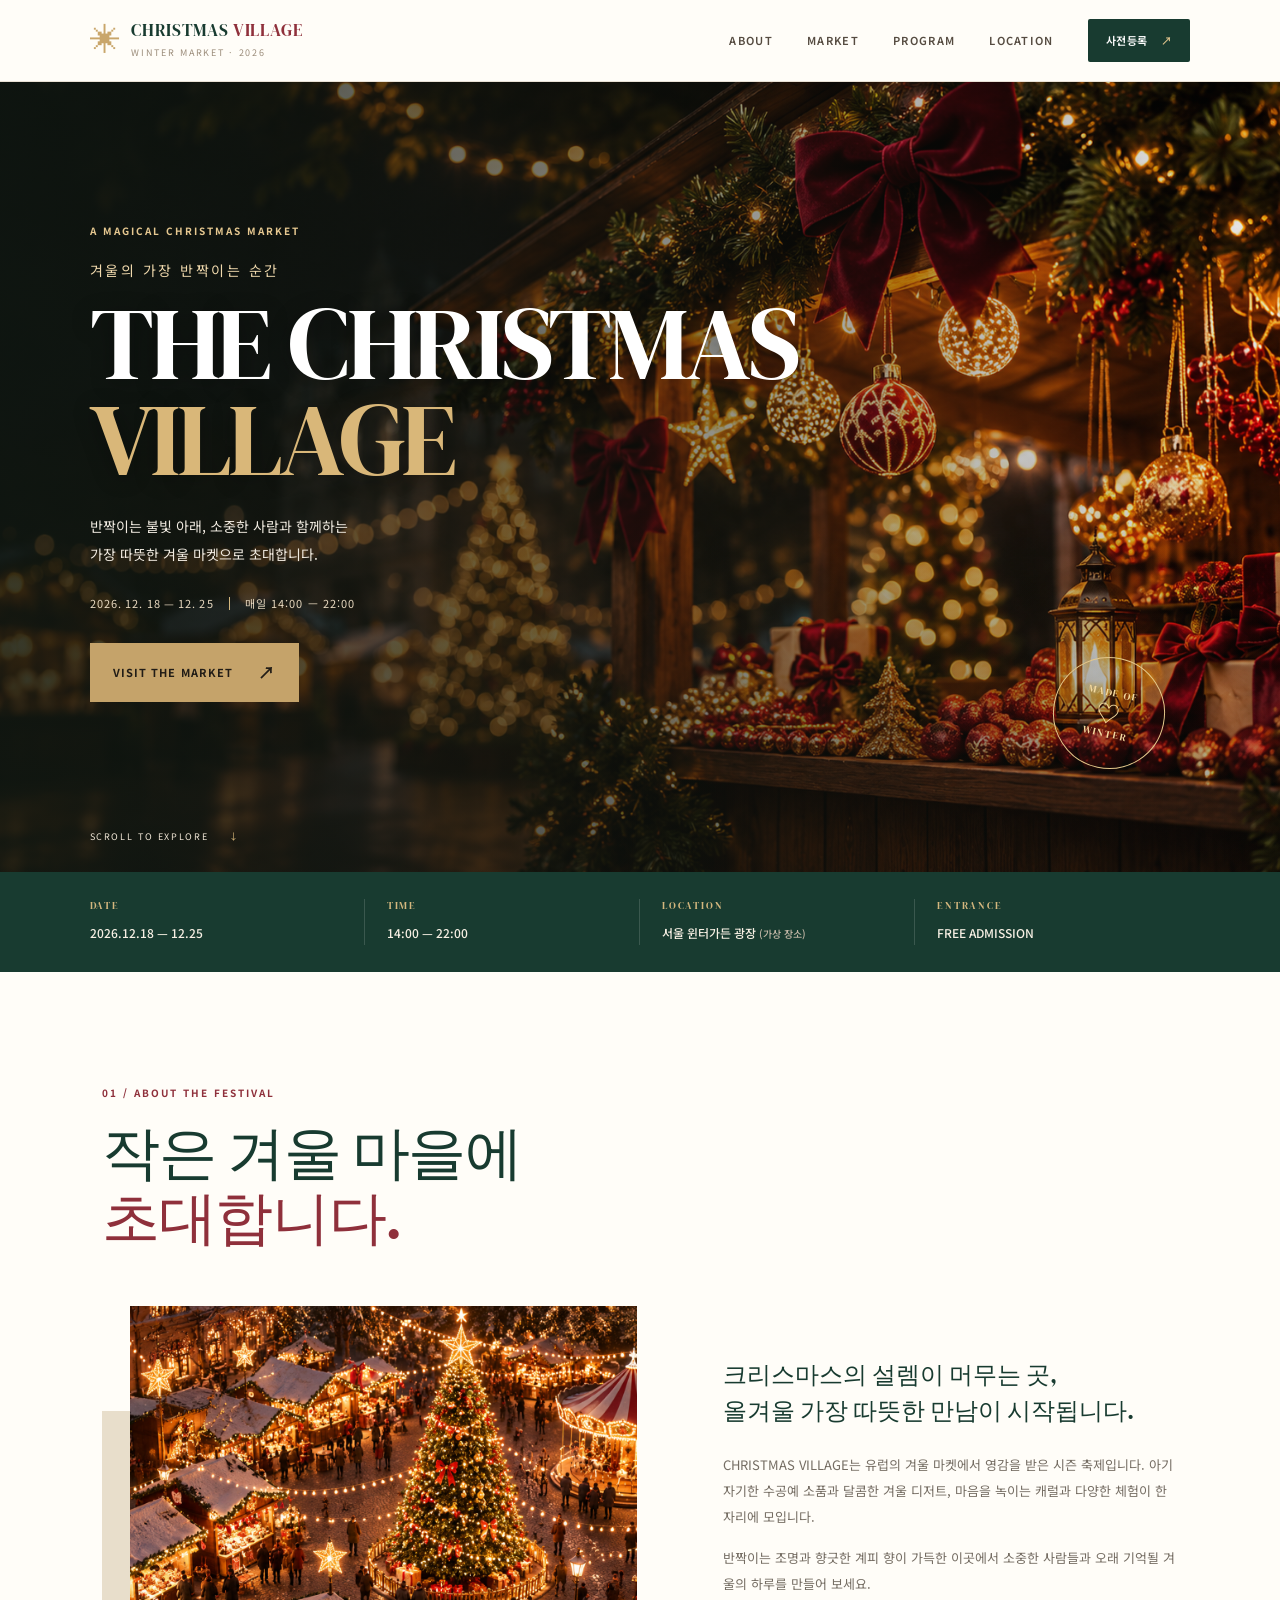
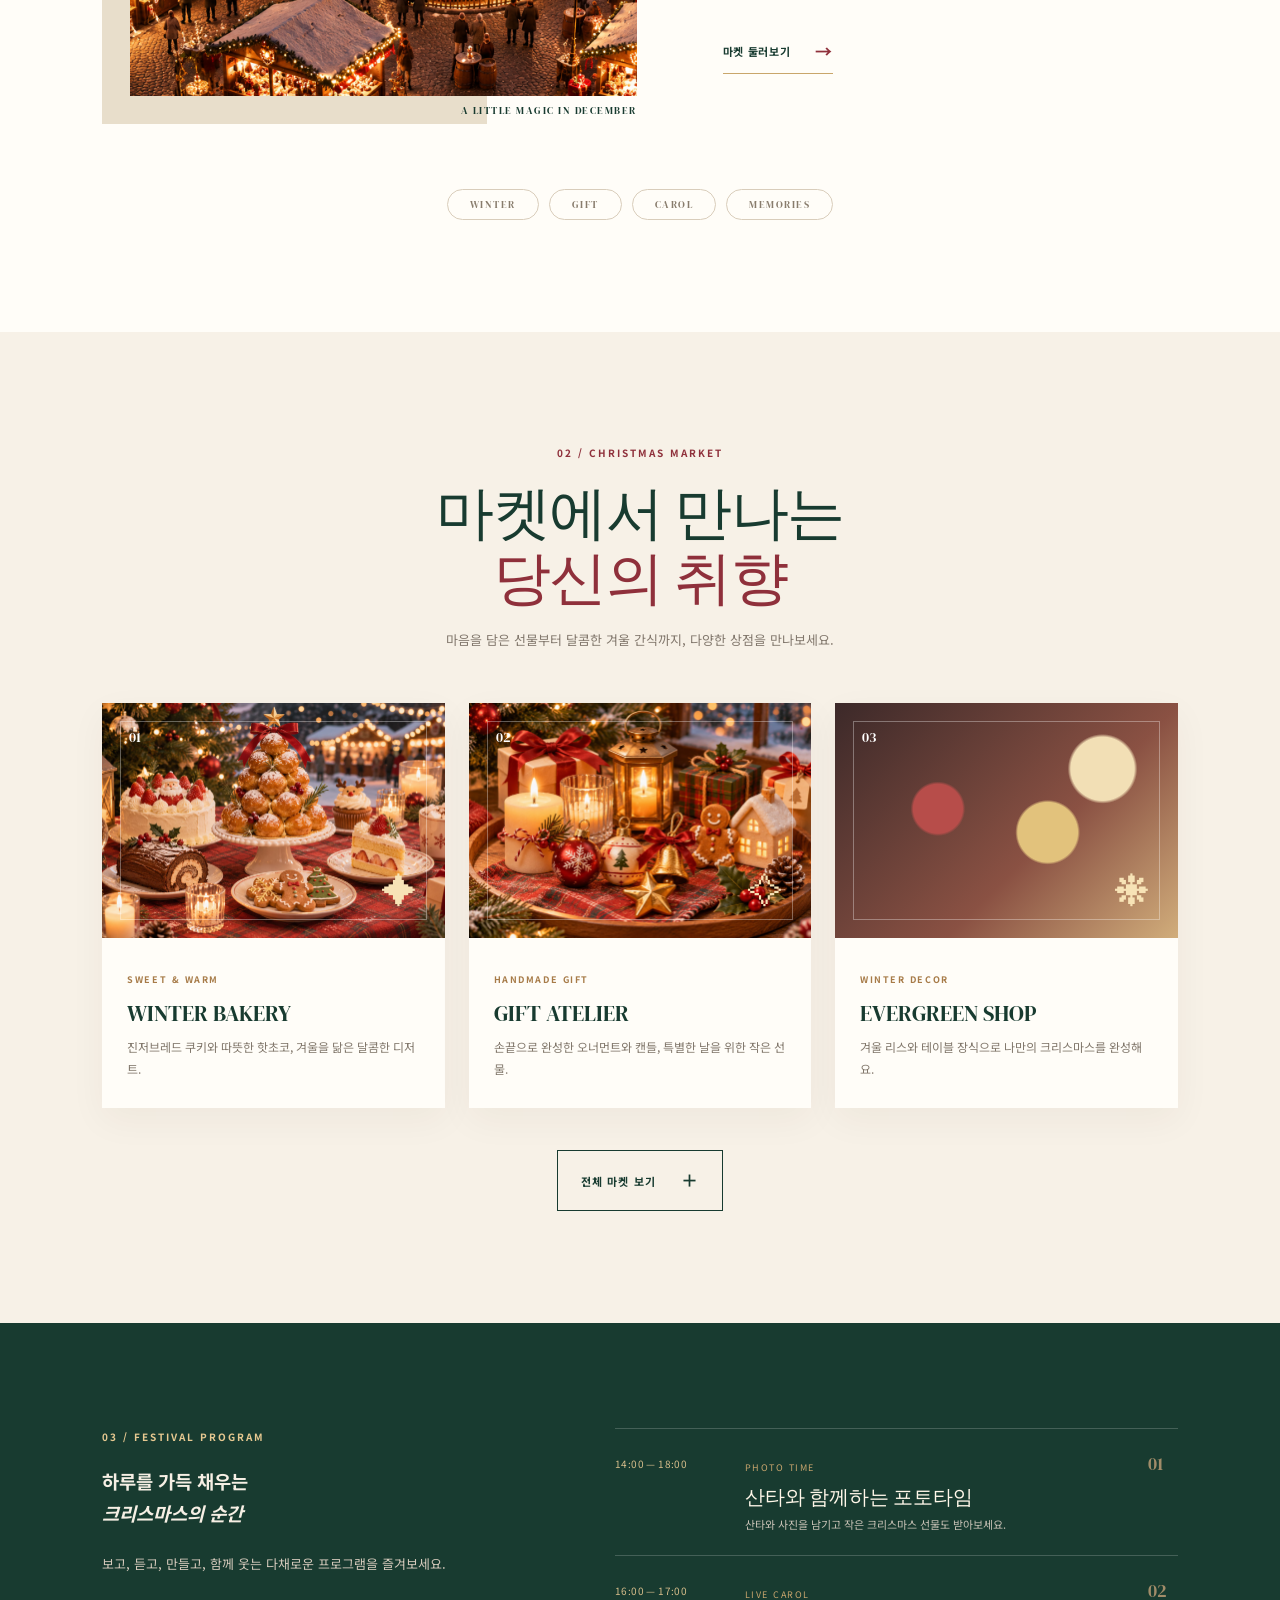
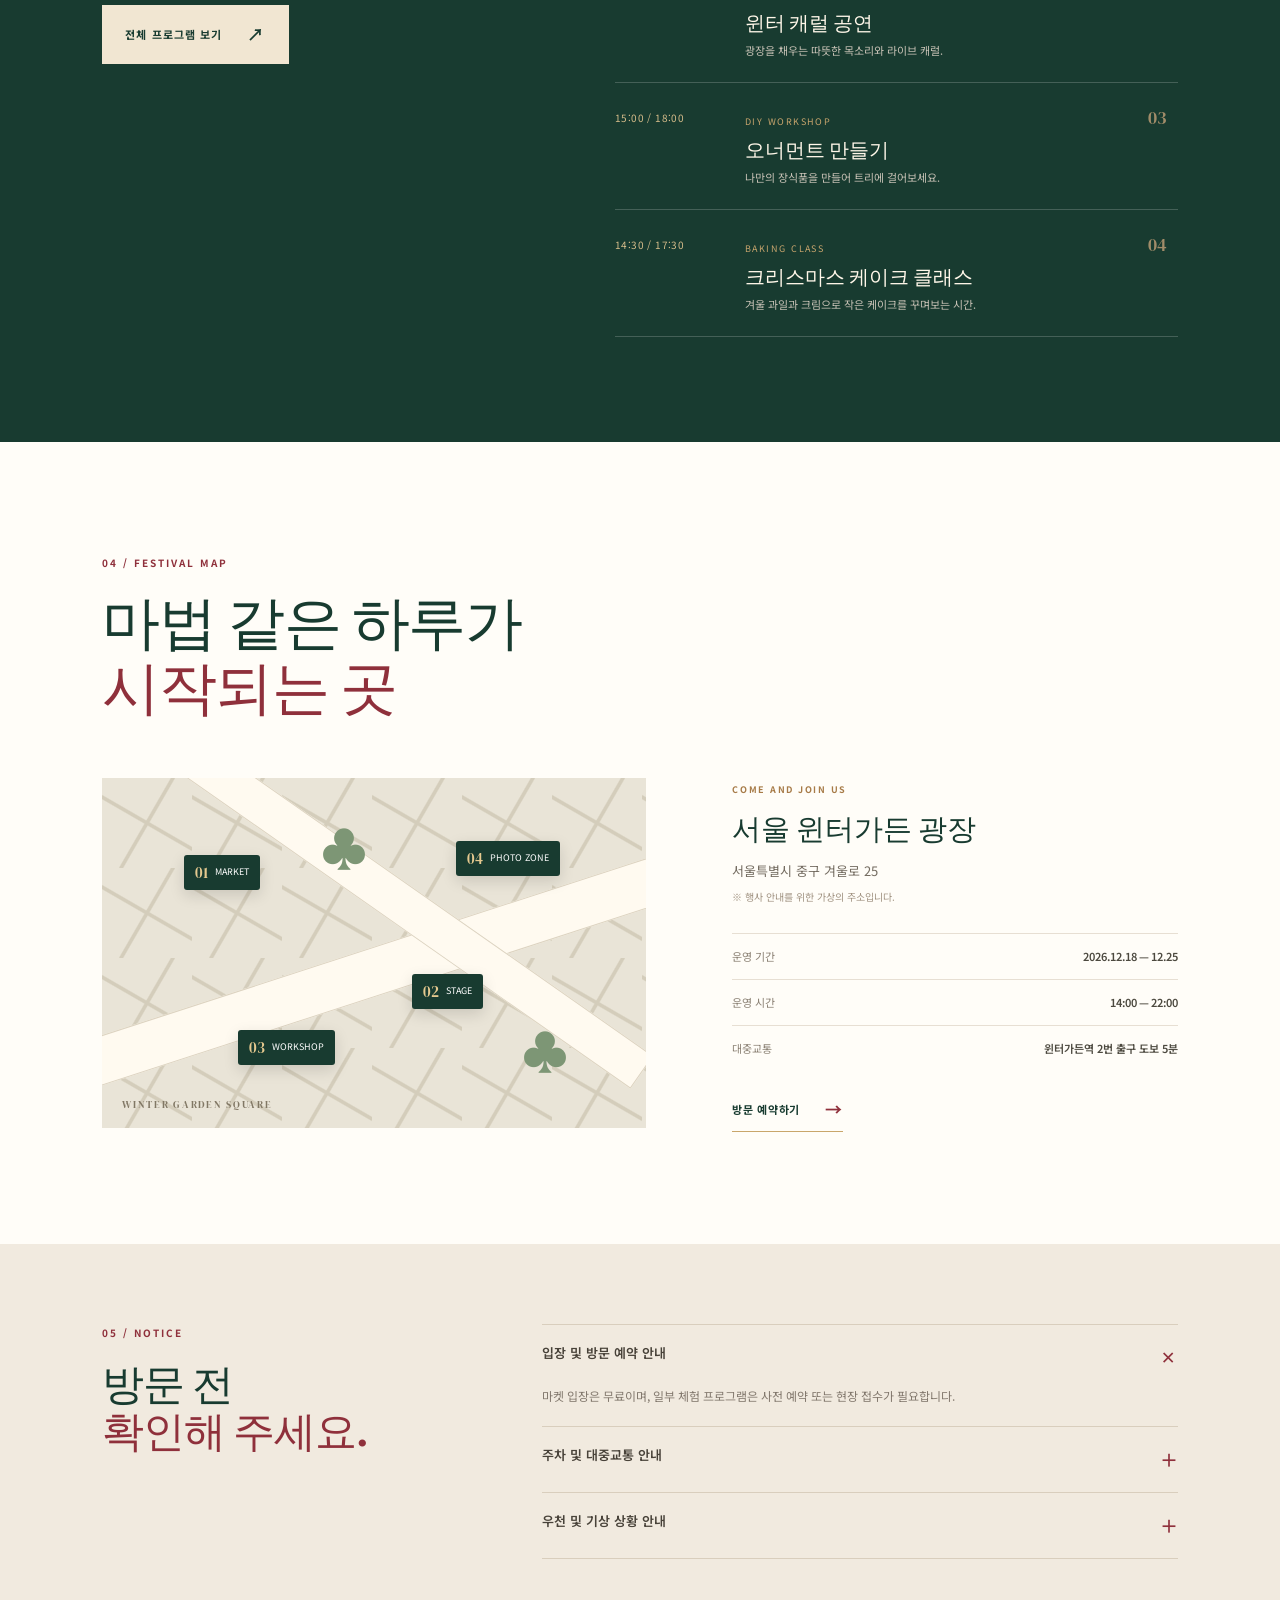
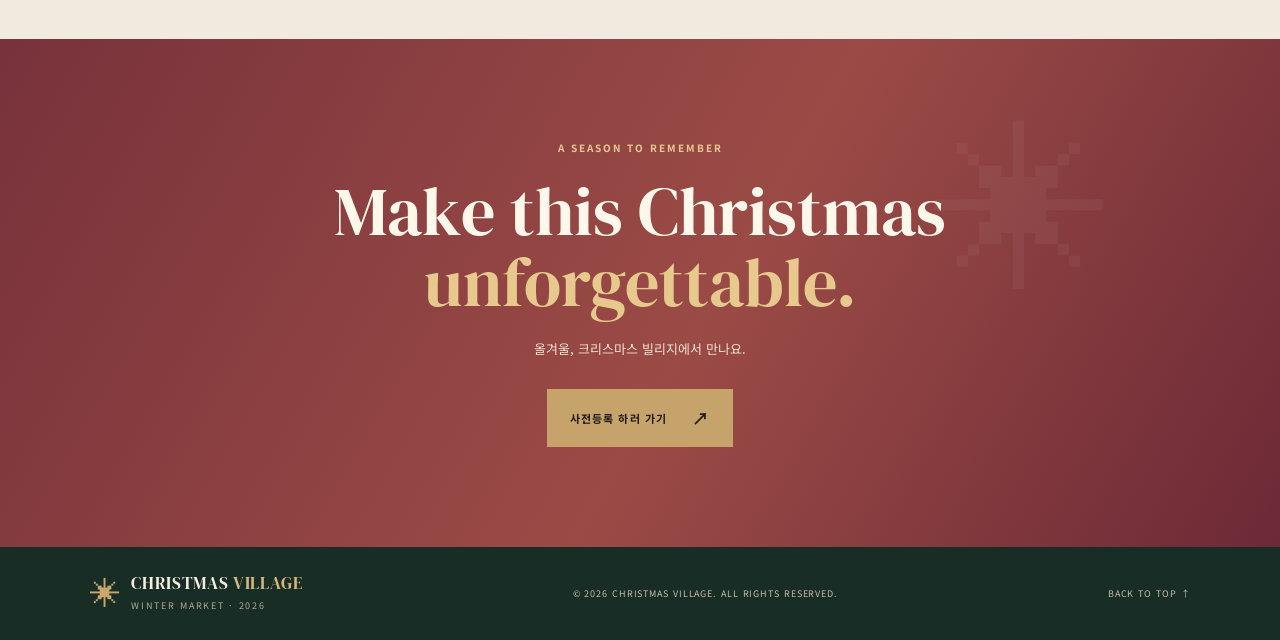
<file: index.html>
<!DOCTYPE html>
<html lang="ko">
<head>
  <meta charset="UTF-8">
  <meta name="viewport" content="width=device-width, initial-scale=1.0">
  <meta name="description" content="겨울밤의 설렘이 가득한 유럽풍 크리스마스 마켓, CHRISTMAS VILLAGE">
  <title>CHRISTMAS VILLAGE | A Magical Christmas Market</title>
  <link rel="preconnect" href="https://fonts.googleapis.com">
  <link rel="preconnect" href="https://fonts.gstatic.com" crossorigin>
  <link href="https://fonts.googleapis.com/css2?family=DM+Serif+Display&family=Noto+Sans+KR:wght@400;500;600;700&display=swap" rel="stylesheet">
  <link rel="stylesheet" href="css/style.css">
</head>
<body>
  <!-- 상단 내비게이션 -->
  <header class="site-header">
    <a class="brand" href="#home" aria-label="Christmas Village 홈">
      <span class="brand-mark">✳</span>
      <span>CHRISTMAS <b>VILLAGE</b><small>WINTER MARKET · 2026</small></span>
    </a>
    <button class="menu-toggle" id="menuToggle" aria-label="메뉴 열기" aria-expanded="false">☰</button>
    <nav class="main-nav" id="mainNav">
      <a href="#about">ABOUT</a>
      <a href="#market">MARKET</a>
      <a href="#program">PROGRAM</a>
      <a href="#map">LOCATION</a>
      <a class="nav-apply" href="register.html">사전등록 <span>↗</span></a>
    </nav>
  </header>

  <main>
    <!-- 01 HOME: 메인 비주얼 -->
    <section class="hero" id="home">
      <div class="hero-image" role="img" aria-label="따뜻한 조명과 크리스마스 장식으로 꾸며진 유럽풍 마켓"></div>
      <div class="hero-shade"></div>
      <div class="hero-content">
        <p class="eyebrow light">A MAGICAL CHRISTMAS MARKET</p>
        <p class="hero-kicker">겨울의 가장 반짝이는 순간</p>
        <h1>THE CHRISTMAS<br><em>VILLAGE</em></h1>
        <p class="hero-copy">반짝이는 불빛 아래, 소중한 사람과 함께하는<br>가장 따뜻한 겨울 마켓으로 초대합니다.</p>
        <div class="hero-meta">
          <span>2026. 12. 18 — 12. 25</span>
          <i></i>
          <span>매일 14:00 — 22:00</span>
        </div>
        <a class="button button-gold" href="register.html">VISIT THE MARKET <span>↗</span></a>
      </div>
      <div class="hero-stamp"><span>MADE OF</span><b>♡</b><span>WINTER</span></div>
      <a class="scroll-cue" href="#about">SCROLL TO EXPLORE <span>↓</span></a>
    </section>

    <!-- 행사 요약 정보 -->
    <section class="quick-info">
      <div><span class="info-label">DATE</span><strong>2026.12.18 — 12.25</strong></div>
      <div><span class="info-label">TIME</span><strong>14:00 — 22:00</strong></div>
      <div><span class="info-label">LOCATION</span><strong>서울 윈터가든 광장 <small>(가상 장소)</small></strong></div>
      <div><span class="info-label">ENTRANCE</span><strong>FREE ADMISSION</strong></div>
    </section>

    <!-- 02 ABOUT: 행사 소개 -->
    <section class="section about-section" id="about">
      <div class="section-heading">
        <p class="eyebrow">01 / ABOUT THE FESTIVAL</p>
        <h2>작은 겨울 마을에<br><em>초대합니다.</em></h2>
      </div>
      <div class="about-grid">
        <div class="about-photo">
          <img src="images/market-reference.png" alt="전구와 오너먼트로 장식된 크리스마스 마켓 부스">
          <span class="photo-caption">A LITTLE MAGIC IN DECEMBER</span>
        </div>
        <div class="about-text">
          <p class="lead">크리스마스의 설렘이 머무는 곳,<br>올겨울 가장 따뜻한 만남이 시작됩니다.</p>
          <p>CHRISTMAS VILLAGE는 유럽의 겨울 마켓에서 영감을 받은 시즌 축제입니다. 아기자기한 수공예 소품과 달콤한 겨울 디저트, 마음을 녹이는 캐럴과 다양한 체험이 한자리에 모입니다.</p>
          <p>반짝이는 조명과 향긋한 계피 향이 가득한 이곳에서 소중한 사람들과 오래 기억될 겨울의 하루를 만들어 보세요.</p>
          <a class="text-link" href="#market">마켓 둘러보기 <span>→</span></a>
        </div>
      </div>
      <div class="about-tags"><span>WINTER</span><span>GIFT</span><span>CAROL</span><span>MEMORIES</span></div>
    </section>

    <!-- 03 CHRISTMAS MARKET: 마켓 부스 -->
    <section class="section market-section" id="market">
      <div class="section-heading centered">
        <p class="eyebrow">02 / CHRISTMAS MARKET</p>
        <h2>마켓에서 만나는<br><em>당신의 취향</em></h2>
        <p class="section-desc">마음을 담은 선물부터 달콤한 겨울 간식까지, 다양한 상점을 만나보세요.</p>
      </div>
      <div class="market-grid">
        <article class="market-card">
          <div class="market-image bakery-image"><span class="image-number">01</span><span class="image-symbol">✦</span></div>
          <div class="card-copy"><span class="card-category">SWEET & WARM</span><h3>WINTER BAKERY</h3><p>진저브레드 쿠키와 따뜻한 핫초코, 겨울을 닮은 달콤한 디저트.</p></div>
        </article>
        <article class="market-card">
          <div class="market-image gift-image"><span class="image-number">02</span><span class="image-symbol">✧</span></div>
          <div class="card-copy"><span class="card-category">HANDMADE GIFT</span><h3>GIFT ATELIER</h3><p>손끝으로 완성한 오너먼트와 캔들, 특별한 날을 위한 작은 선물.</p></div>
        </article>
        <article class="market-card">
          <div class="market-image flower-image"><span class="image-number">03</span><span class="image-symbol">❋</span></div>
          <div class="card-copy"><span class="card-category">WINTER DECOR</span><h3>EVERGREEN SHOP</h3><p>겨울 리스와 테이블 장식으로 나만의 크리스마스를 완성해요.</p></div>
        </article>
      </div>
      <div class="center-action"><button class="button button-outline" data-modal="marketModal">전체 마켓 보기 <span>＋</span></button></div>
    </section>

    <!-- 04 PROGRAM: 공연 및 체험 -->
    <section class="program-section" id="program">
      <div class="program-inner">
        <div class="section-heading">
          <p class="eyebrow light">03 / FESTIVAL PROGRAM</p>
          <h3>하루를 가득 채우는<br><em>크리스마스의 순간</em></h3>
          <p class="program-intro">보고, 듣고, 만들고, 함께 웃는 다채로운 프로그램을 즐겨보세요.</p>
          <button class="button button-light" data-modal="programModal">전체 프로그램 보기 <span>↗</span></button>
        </div>
        <div class="program-list">
          <article><time>14:00 — 18:00</time><div><span>PHOTO TIME</span><h3>산타와 함께하는 포토타임</h3><p>산타와 사진을 남기고 작은 크리스마스 선물도 받아보세요.</p></div><b>01</b></article>
          <article><time>16:00 — 17:00</time><div><span>LIVE CAROL</span><h3>윈터 캐럴 공연</h3><p>광장을 채우는 따뜻한 목소리와 라이브 캐럴.</p></div><b>02</b></article>
          <article><time>15:00 / 18:00</time><div><span>DIY WORKSHOP</span><h3>오너먼트 만들기</h3><p>나만의 장식품을 만들어 트리에 걸어보세요.</p></div><b>03</b></article>
          <article><time>14:30 / 17:30</time><div><span>BAKING CLASS</span><h3>크리스마스 케이크 클래스</h3><p>겨울 과일과 크림으로 작은 케이크를 꾸며보는 시간.</p></div><b>04</b></article>
        </div>
      </div>
    </section>

    <!-- 05 FESTIVAL MAP: 행사장 안내 -->
    <section class="section location-section" id="map">
      <div class="section-heading">
        <p class="eyebrow">04 / FESTIVAL MAP</p>
        <h2>마법 같은 하루가<br><em>시작되는 곳</em></h2>
      </div>
      <div class="location-grid">
        <div class="map-art" aria-label="행사장 구역 안내 일러스트">
          <div class="map-road road-one"></div><div class="map-road road-two"></div>
          <div class="map-pin pin-a"><b>01</b><span>MARKET</span></div>
          <div class="map-pin pin-b"><b>02</b><span>STAGE</span></div>
          <div class="map-pin pin-c"><b>03</b><span>WORKSHOP</span></div>
          <div class="map-pin pin-d"><b>04</b><span>PHOTO ZONE</span></div>
          <span class="map-tree tree-one">♣</span><span class="map-tree tree-two">♣</span>
          <span class="map-caption">WINTER GARDEN SQUARE</span>
        </div>
        <div class="location-info">
          <span class="card-category">COME AND JOIN US</span>
          <h3>서울 윈터가든 광장</h3>
          <p>서울특별시 중구 겨울로 25<br><small>※ 행사 안내를 위한 가상의 주소입니다.</small></p>
          <div class="location-detail"><span>운영 기간</span><b>2026.12.18 — 12.25</b></div>
          <div class="location-detail"><span>운영 시간</span><b>14:00 — 22:00</b></div>
          <div class="location-detail"><span>대중교통</span><b>윈터가든역 2번 출구 도보 5분</b></div>
          <a class="text-link" href="register.html">방문 예약하기 <span>→</span></a>
        </div>
      </div>
    </section>

    <!-- 06 NOTICE: 공지사항 -->
    <section class="notice-section" id="notice">
      <div class="notice-inner">
        <div><p class="eyebrow">05 / NOTICE</p><h2>방문 전<br><em>확인해 주세요.</em></h2></div>
        <div class="notice-list">
          <details open><summary>입장 및 방문 예약 안내 <span>＋</span></summary><p>마켓 입장은 무료이며, 일부 체험 프로그램은 사전 예약 또는 현장 접수가 필요합니다.</p></details>
          <details><summary>주차 및 대중교통 안내 <span>＋</span></summary><p>행사장 내 주차 공간이 협소하므로 대중교통 이용을 권장합니다. 본 주소와 교통 정보는 제작용 예시입니다.</p></details>
          <details><summary>우천 및 기상 상황 안내 <span>＋</span></summary><p>야외 프로그램은 기상 상황에 따라 장소 또는 시간이 변경될 수 있습니다. 방문 전 공지사항을 확인해 주세요.</p></details>
        </div>
      </div>
    </section>

    <!-- 마지막 사전등록 유도 영역 -->
    <section class="closing-cta">
      <div class="cta-decoration">✳</div>
      <p class="eyebrow light">A SEASON TO REMEMBER</p>
      <h2>Make this Christmas<br><em>unforgettable.</em></h2>
      <p>올겨울, 크리스마스 빌리지에서 만나요.</p>
      <a class="button button-gold" href="register.html">사전등록 하러 가기 <span>↗</span></a>
    </section>
  </main>

  <footer class="site-footer">
    <a class="brand footer-brand" href="#home"><span class="brand-mark">✳</span><span>CHRISTMAS <b>VILLAGE</b><small>WINTER MARKET · 2026</small></span></a>
    <p>© 2026 CHRISTMAS VILLAGE. ALL RIGHTS RESERVED.</p>
    <a href="#home">BACK TO TOP ↑</a>
  </footer>

  <!-- 전체 일정 모달 -->
  <div class="modal" id="scheduleModal" aria-hidden="true" role="dialog" aria-modal="true" aria-labelledby="scheduleTitle">
    <div class="modal-backdrop" data-close></div><div class="modal-panel">
      <button class="modal-close" data-close aria-label="닫기">×</button>
      <p class="eyebrow">FESTIVAL TIMETABLE</p><h2 id="scheduleTitle">전체 일정 보기</h2>
      <p class="modal-sub">2026년 12월 18일 — 25일 · 매일 운영</p>
      <div class="schedule-table">
        <div><b>14:00</b><span>마켓 오픈 및 방문객 입장</span></div>
        <div><b>14:30</b><span>크리스마스 케이크 클래스</span></div>
        <div><b>15:00</b><span>오너먼트 만들기 1회차</span></div>
        <div><b>16:00</b><span>윈터 캐럴 공연</span></div>
        <div><b>17:00</b><span>산타 포토타임</span></div>
        <div><b>18:00</b><span>오너먼트 만들기 2회차</span></div>
        <div><b>20:00</b><span>마켓 야간 조명 점등</span></div>
        <div><b>22:00</b><span>마켓 마감</span></div>
      </div>
      <p class="modal-note">※ 세부 일정은 현장 상황에 따라 변경될 수 있습니다.</p>
    </div>
  </div>

  <!-- 전체 마켓 모달 -->
  <div class="modal" id="marketModal" aria-hidden="true" role="dialog" aria-modal="true" aria-labelledby="marketTitle">
    <div class="modal-backdrop" data-close></div><div class="modal-panel">
      <button class="modal-close" data-close aria-label="닫기">×</button>
      <p class="eyebrow">CHRISTMAS MARKET</p><h2 id="marketTitle">전체 마켓 보기</h2>
      <div class="modal-cards"><article><b>01 · FOOD</b><h3>WINTER BAKERY</h3><p>진저브레드 · 핫초코 · 슈톨렌</p></article><article><b>02 · GIFT</b><h3>GIFT ATELIER</h3><p>오너먼트 · 캔들 · 핸드메이드 소품</p></article><article><b>03 · DECOR</b><h3>EVERGREEN SHOP</h3><p>크리스마스 리스 · 테이블 장식</p></article><article><b>04 · LOCAL</b><h3>LOCAL ARTISAN</h3><p>지역 작가의 일러스트와 공예품</p></article></div>
    </div>
  </div>

  <!-- 전체 프로그램 모달 -->
  <div class="modal" id="programModal" aria-hidden="true" role="dialog" aria-modal="true" aria-labelledby="programTitle">
    <div class="modal-backdrop" data-close></div><div class="modal-panel">
      <button class="modal-close" data-close aria-label="닫기">×</button>
      <p class="eyebrow">ALL PROGRAMS</p><h2 id="programTitle">전체 프로그램 보기</h2>
      <div class="program-modal-list">
        <div><span>매일 14:00–18:00</span><b>산타와 함께하는 포토타임</b><small>중앙 광장 · 무료 참여</small></div>
        <div><span>매일 16:00–17:00</span><b>윈터 캐럴 공연</b><small>메인 스테이지 · 무료 관람</small></div>
        <div><span>매일 15:00 / 18:00</span><b>오너먼트 만들기</b><small>체험 부스 · 사전 예약 권장</small></div>
        <div><span>매일 14:30 / 17:30</span><b>크리스마스 케이크 클래스</b><small>베이킹 부스 · 유료 체험</small></div>
        <div><span>매일 14:00–22:00</span><b>포토존 & 마켓 투어</b><small>행사장 전역 · 자유 참여</small></div>
      </div>
    </div>
  </div>

  <script src="js/main.js"></script>
</body>
</html>
</file>
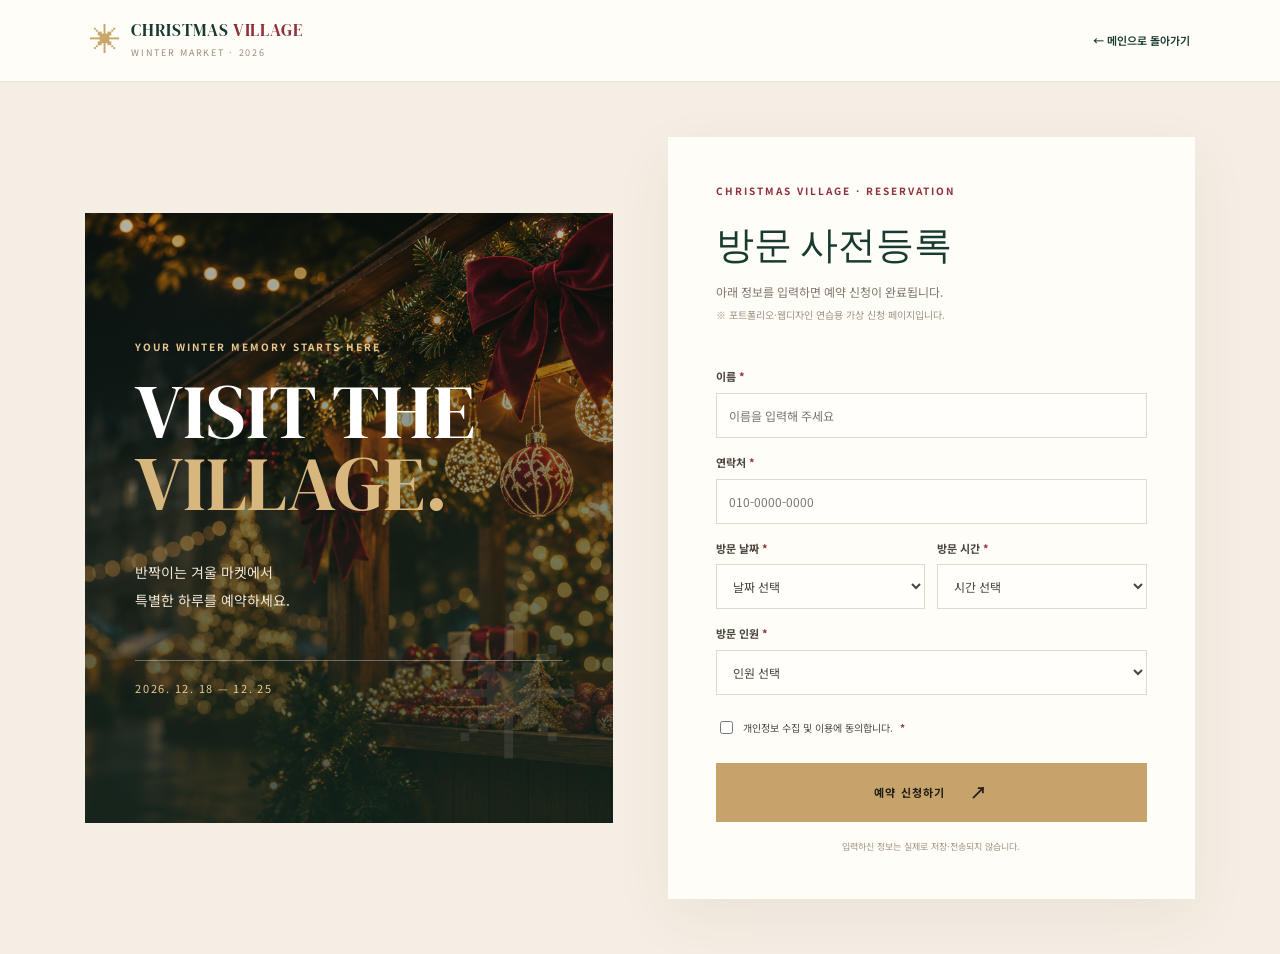
<file: register.html>
<!DOCTYPE html>
<html lang="ko">
<head>
  <meta charset="UTF-8">
  <meta name="viewport" content="width=device-width, initial-scale=1.0">
  <title>사전등록 | CHRISTMAS VILLAGE</title>
  <link rel="preconnect" href="https://fonts.googleapis.com">
  <link href="https://fonts.googleapis.com/css2?family=DM+Serif+Display&family=Noto+Sans+KR:wght@400;500;600;700&display=swap" rel="stylesheet">
  <link rel="stylesheet" href="css/style.css">
  <link rel="stylesheet" href="css/register.css">
</head>
<body class="register-body">
  <header class="site-header">
    <a class="brand" href="index.html"><span class="brand-mark">✳</span><span>CHRISTMAS <b>VILLAGE</b><small>WINTER MARKET · 2026</small></span></a>
    <a class="back-home" href="index.html">← 메인으로 돌아가기</a>
  </header>
  <main class="register-wrap">
    <section class="register-visual">
      <p class="eyebrow light">YOUR WINTER MEMORY STARTS HERE</p>
      <h1>VISIT THE<br><em>VILLAGE.</em></h1>
      <p>반짝이는 겨울 마켓에서<br>특별한 하루를 예약하세요.</p>
      <div class="register-date">2026. 12. 18 — 12. 25</div>
    </section>
    <section class="register-card">
      <p class="eyebrow">CHRISTMAS VILLAGE · RESERVATION</p>
      <h2>방문 사전등록</h2>
      <p class="form-intro">아래 정보를 입력하면 예약 신청이 완료됩니다.<br><small>※ 포트폴리오·웹디자인 연습용 가상 신청 페이지입니다.</small></p>
      <form id="reservationForm">
        <label for="visitorName">이름 <b>*</b></label>
        <input id="visitorName" name="visitorName" type="text" placeholder="이름을 입력해 주세요" required>
        <label for="visitorPhone">연락처 <b>*</b></label>
        <input id="visitorPhone" name="visitorPhone" type="tel" placeholder="010-0000-0000" pattern="01[0-9]-?[0-9]{3,4}-?[0-9]{4}" required>
        <div class="form-row">
          <div><label for="visitDate">방문 날짜 <b>*</b></label><select id="visitDate" name="visitDate" required><option value="">날짜 선택</option><option>12월 18일 (금)</option><option>12월 19일 (토)</option><option>12월 20일 (일)</option><option>12월 21일 (월)</option><option>12월 22일 (화)</option><option>12월 23일 (수)</option><option>12월 24일 (목)</option><option>12월 25일 (금)</option></select></div>
          <div><label for="visitTime">방문 시간 <b>*</b></label><select id="visitTime" name="visitTime" required><option value="">시간 선택</option><option>14:00–16:00</option><option>16:00–18:00</option><option>18:00–20:00</option><option>20:00–22:00</option></select></div>
        </div>
        <label for="visitorCount">방문 인원 <b>*</b></label>
        <select id="visitorCount" name="visitorCount" required><option value="">인원 선택</option><option value="1">1명</option><option value="2">2명</option><option value="3">3명</option><option value="4">4명</option><option value="5">5명</option></select>
        <label class="check-label"><input type="checkbox" id="agree" required> 개인정보 수집 및 이용에 동의합니다. <b>*</b></label>
        <button class="button button-gold submit-button" type="submit">예약 신청하기 <span>↗</span></button>
      </form>
      <p class="form-foot">입력하신 정보는 실제로 저장·전송되지 않습니다.</p>
    </section>
  </main>

  <!-- 신청 완료 팝업 -->
  <div class="success-layer" id="successLayer" aria-hidden="true">
    <div class="success-box" role="dialog" aria-modal="true" aria-labelledby="successTitle">
      <div class="success-icon">✳</div>
      <p class="eyebrow">RESERVATION COMPLETE</p>
      <h2 id="successTitle">신청이 완료되었습니다!</h2>
      <p id="successMessage">크리스마스 빌리지에서 만나요.</p>
      <button class="button button-gold" id="confirmButton">확인</button>
    </div>
  </div>
  <script src="js/register.js"></script>
</body>
</html>
</file>
<file: css/style.css>
/* =========================================================
   CHRISTMAS VILLAGE - 메인 페이지 스타일
   색상과 간격은 CSS 변수에서 한 번에 수정할 수 있습니다.
========================================================= */
:root{
  --green:#183b30; --green-deep:#10291f; --red:#8f303b; --gold:#c9a66b;
  --cream:#f7f1e7; --paper:#fffdf8; --ink:#29251f; --muted:#82786d;
  --serif:"DM Serif Display", Georgia, serif; --sans:"Noto Sans KR", sans-serif;
}
*{box-sizing:border-box}
html{scroll-behavior:smooth;scroll-padding-top:88px}
body{margin:0;background:var(--paper);color:var(--ink);font-family:var(--sans);line-height:1.7}
a{color:inherit;text-decoration:none}
button{font:inherit;cursor:pointer}
.site-header{height:82px;padding:0 7%;display:flex;align-items:center;justify-content:space-between;background:var(--paper);position:sticky;top:0;z-index:50;border-bottom:1px solid #e9e1d5}
.brand{display:flex;align-items:center;gap:10px;font-family:var(--serif);font-size:17px;letter-spacing:.04em;line-height:1.05;color:var(--green)}
.brand b{color:var(--red);font-weight:400}
.brand small{display:block;font:9px var(--sans);letter-spacing:.19em;margin-top:6px;color:#9b8c7a}
.brand-mark{font-size:31px;color:var(--gold)}
.main-nav{display:flex;align-items:center;gap:34px;font-size:11px;letter-spacing:.12em;font-weight:600;color:#554b40}
.main-nav a:hover{color:var(--red)}
.nav-apply{background:var(--green);color:white!important;padding:12px 18px;border-radius:2px;letter-spacing:.04em}
.nav-apply span{margin-left:10px;color:#e4c68e}
.menu-toggle{display:none;background:none;border:0;font-size:25px;color:var(--green)}
.hero{min-height:690px;height:min(790px,calc(100vh - 82px));position:relative;display:flex;align-items:center;overflow:hidden;background:#201b17;color:white}
.hero-image{position:absolute;inset:0;background:url("../images/christmas-market-hero.png") center 52%/cover no-repeat;transform:scale(1.02)}
.hero-shade{position:absolute;inset:0;background:linear-gradient(90deg,rgba(16,24,18,.82) 0%,rgba(20,23,17,.58) 43%,rgba(20,20,16,.08) 100%),linear-gradient(0deg,rgba(14,18,14,.35),transparent 45%)}
.hero-content{position:relative;z-index:2;width:min(1180px,86%);margin:0 auto;padding:70px 0 100px}
.eyebrow{font-size:10px;letter-spacing:.2em;font-weight:700;color:var(--red);margin:0 0 20px}
.eyebrow.light{color:#e7c991}
.hero-kicker{font-size:14px;letter-spacing:.18em;color:#f0d9ad;margin:0 0 12px}
.hero h1{font:clamp(54px,8vw,108px)/.94 var(--serif);letter-spacing:-.035em;margin:0 0 25px;text-shadow:0 3px 22px #0005}
.hero h1 em{font-style:normal;color:#d9b779}
.hero-copy{font-size:14px;line-height:2;color:#f2ece2;margin:0 0 26px}
.hero-meta{display:flex;align-items:center;gap:15px;font-size:11px;letter-spacing:.1em;color:#e8d9c0;margin-bottom:30px}
.hero-meta i{height:13px;width:1px;background:#d4b77e}
.button{display:inline-flex;align-items:center;justify-content:center;gap:25px;padding:15px 23px;border:0;font-size:11px;font-weight:700;letter-spacing:.1em;transition:.2s}
.button span{font-size:17px}
.button-gold{background:#c5a36a;color:#211c16}
.button-gold:hover{background:#e2c38b;transform:translateY(-2px)}
.hero-stamp{position:absolute;right:9%;bottom:13%;z-index:2;width:112px;height:112px;border:1px solid #e4c88b;border-radius:50%;display:flex;flex-direction:column;align-items:center;justify-content:center;color:#f3d99f;font:10px var(--serif);letter-spacing:.14em;transform:rotate(12deg)}
.hero-stamp b{font:24px var(--sans);line-height:1.2}
.scroll-cue{position:absolute;bottom:28px;left:7%;z-index:2;font-size:9px;letter-spacing:.18em;color:#f1e7d7}
.scroll-cue span{margin-left:16px;color:#d9b779}
.quick-info{display:grid;grid-template-columns:repeat(4,1fr);padding:27px 7%;background:var(--green);color:#f7f0e4}
.quick-info>div{padding:0 22px;border-right:1px solid #ffffff26}
.quick-info>div:first-child{padding-left:0}.quick-info>div:last-child{border:0}
.info-label{display:block;font:10px var(--serif);letter-spacing:.18em;color:#d4b77e;margin-bottom:6px}
.quick-info strong{font-size:12px;font-weight:500}.quick-info small{font-size:10px;color:#c4b8a7}
.section{padding:112px 8%}
.section-heading h2,.notice-inner h2{font:clamp(38px,5vw,58px)/1.12 var(--serif);letter-spacing:-.025em;margin:0;color:var(--green)}
.section-heading h2 em,.notice-inner h2 em{font-style:normal;color:var(--red)}
.about-grid{display:grid;grid-template-columns:1.08fr .92fr;gap:8%;align-items:center;margin-top:55px}
.about-photo{position:relative;padding:0 0 28px 28px}
.about-photo:before{content:"";position:absolute;left:0;bottom:0;width:72%;height:75%;background:#e8decb;z-index:0}
.about-photo img{position:relative;z-index:1;width:100%;height:390px;object-fit:cover;display:block}
.photo-caption{position:absolute;z-index:2;bottom:7px;right:0;font:10px var(--serif);letter-spacing:.15em;color:var(--green)}
.about-text .lead{font:24px/1.5 var(--serif);color:var(--green);margin:0 0 23px}
.about-text p:not(.lead){font-size:13px;line-height:2;color:#756d63;margin:0 0 15px}
.text-link{display:inline-flex;gap:25px;align-items:center;border-bottom:1px solid var(--gold);padding:10px 0 7px;margin-top:15px;font-size:11px;font-weight:700;letter-spacing:.06em;color:var(--green)}
.text-link span{color:var(--red);font-size:17px}
.about-tags{display:flex;gap:10px;margin-top:65px;justify-content:center}
.about-tags span{border:1px solid #d9cdbb;border-radius:30px;padding:8px 22px;font:10px var(--serif);letter-spacing:.15em;color:#887c6c}
.market-section{background:var(--cream)}
.centered{text-align:center}
.section-desc{font-size:13px;color:var(--muted);margin:18px 0 0}
.market-grid{display:grid;grid-template-columns:repeat(3,1fr);gap:24px;margin-top:52px}
.market-card{background:var(--paper);box-shadow:0 12px 35px #3d2d1a0c}
.market-image{height:235px;position:relative;overflow:hidden}
.market-image:before,.market-image:after{content:"";position:absolute}
.bakery-image{  background-image: url('/images/bakery.jpg');
  background-size: cover;
  background-position: center;
  background-repeat: no-repeat;}
.gift-image{  background-image: url('/images/gift.jpg');
  background-size: cover;
  background-position: center;
  background-repeat: no-repeat;}
.flower-image{background:radial-gradient(circle at 30% 45%,#b74d4a 0 9%,transparent 10%),radial-gradient(circle at 62% 55%,#e2c27c 0 12%,transparent 13%),radial-gradient(circle at 78% 28%,#f2dfb5 0 10%,transparent 11%),linear-gradient(135deg,#3c2929,#8a5143 60%,#d1ad7b)}
.market-image:after{inset:18px;border:1px solid #ffffff55}
.image-number{position:absolute;top:24px;left:27px;color:#fff;font:14px var(--serif);z-index:1}
.image-symbol{position:absolute;right:28px;bottom:20px;color:#f7e3b6;font-size:35px;z-index:1}
.card-copy{padding:25px 25px 29px}
.card-category{font-size:9px;letter-spacing:.17em;color:#a77b48;font-weight:700}
.card-copy h3{font:22px var(--serif);color:var(--green);margin:8px 0}
.card-copy p{font-size:12px;color:#81776b;line-height:1.8;margin:0}
.center-action{text-align:center;margin-top:42px}
.button-outline{border:1px solid var(--green);background:transparent;color:var(--green)}
.button-outline:hover{background:var(--green);color:white}
.program-section{background:var(--green);color:#f6efe4;padding:105px 8%}
.program-inner{max-width:1180px;margin:auto;display:grid;grid-template-columns:.85fr 1.15fr;gap:9%;align-items:start}
.program-section .section-heading h2{color:#fff8eb}
.program-section .section-heading h2 em{color:#d8b77e}
.program-intro{font-size:13px;color:#d5cabc;line-height:1.9;margin:23px 0 28px}
.button-light{background:#f1e6d2;color:var(--green)}
.button-light:hover{background:#d9bc89}
.program-list article{display:grid;grid-template-columns:112px 1fr 30px;gap:18px;padding:22px 0;border-bottom:1px solid #ffffff30;align-items:start}
.program-list article:first-child{border-top:1px solid #ffffff30}
.program-list time{font-size:10px;color:#d7bd8b;letter-spacing:.04em;padding-top:4px}
.program-list article span{font-size:9px;letter-spacing:.16em;color:#c8a56d}
.program-list h3{font:20px var(--serif);font-weight:400;margin:4px 0;color:#fff7e9}
.program-list p{font-size:11px;color:#c8c2b6;margin:0}
.program-list article>b{font:18px var(--serif);color:#a18c69}
.location-grid{display:grid;grid-template-columns:1.1fr .9fr;gap:8%;align-items:center;margin-top:52px}
.map-art{height:350px;position:relative;overflow:hidden;background:#e9e4d7;background-image:linear-gradient(30deg,transparent 48%,#d4cdbb 49%,#d4cdbb 51%,transparent 52%),linear-gradient(120deg,transparent 48%,#d4cdbb 49%,#d4cdbb 51%,transparent 52%);background-size:90px 90px}
.map-road{position:absolute;background:#fffaf0;border:1px solid #ddd4c2}
.road-one{height:48px;width:130%;top:46%;left:-10%;transform:rotate(-18deg)}
.road-two{height:40px;width:120%;top:25%;left:-10%;transform:rotate(35deg)}
.map-pin{position:absolute;z-index:2;display:flex;align-items:center;gap:7px;background:var(--green);color:white;padding:7px 11px;border-radius:3px;font-size:9px;box-shadow:0 5px 15px #0002}
.map-pin b{color:#e5c98f;font:15px var(--serif)}
.pin-a{top:22%;left:15%}.pin-b{top:56%;left:57%}.pin-c{top:72%;left:25%}.pin-d{top:18%;left:65%}
.map-tree{position:absolute;color:#7d9675;font-size:48px}.tree-one{top:66%;left:77%}.tree-two{top:8%;left:40%}
.map-caption{position:absolute;bottom:17px;left:20px;font:10px var(--serif);letter-spacing:.17em;color:#817764}
.location-info h3{font:29px var(--serif);color:var(--green);margin:9px 0}
.location-info>p{font-size:13px;line-height:1.9;color:#746c61;margin:0 0 25px}
.location-info>p small{font-size:10px;color:#a09281}
.location-detail{display:flex;justify-content:space-between;gap:15px;padding:13px 0;border-top:1px solid #e7dfd3;font-size:11px}
.location-detail span{color:#8b8174}.location-detail b{font-weight:600;color:#4c493f;text-align:right}
.notice-section{background:#f1eadf;padding:80px 8%}
.notice-inner{max-width:1180px;margin:auto;display:grid;grid-template-columns:.7fr 1.3fr;gap:9%;align-items:start}
.notice-inner h2{font-size:42px}
.notice-list details{border-bottom:1px solid #d9cebd;padding:17px 0}
.notice-list details:first-child{border-top:1px solid #d9cebd}
.notice-list summary{list-style:none;cursor:pointer;font-size:13px;font-weight:600;color:#484239;display:flex;justify-content:space-between}
.notice-list summary::-webkit-details-marker{display:none}
.notice-list summary span{color:var(--red);font-size:18px}
.notice-list details[open] summary span{transform:rotate(45deg)}
.notice-list details p{font-size:12px;color:#82786d;line-height:1.8;margin:12px 25px 3px 0}
.closing-cta{position:relative;text-align:center;padding:100px 20px;background:linear-gradient(120deg,#78323b,#9b4b46 55%,#6c2936);color:#fff7e9;overflow:hidden}
.cta-decoration{position:absolute;right:13%;top:8px;font-size:180px;color:#ffffff0b}
.closing-cta h2{font:clamp(42px,6vw,68px)/1.05 var(--serif);margin:0}
.closing-cta h2 em{font-style:normal;color:#e8c98d}
.closing-cta>p:not(.eyebrow){font-size:13px;color:#f1dfd0;margin:20px 0 28px}
.site-footer{padding:28px 7%;display:flex;align-items:center;justify-content:space-between;background:#172d25;color:#e9dfcf}
.footer-brand{color:#f6eee0}.footer-brand b{color:#d6b77e}.footer-brand small{color:#b7a994}
.site-footer>p,.site-footer>a:last-child{font-size:9px;letter-spacing:.1em;color:#c9bdab}
.modal{position:fixed;inset:0;z-index:100;display:none;align-items:center;justify-content:center;padding:20px}
.modal.is-open{display:flex}
.modal-backdrop{position:absolute;inset:0;background:#100f0dcc;backdrop-filter:blur(4px)}
.modal-panel{position:relative;z-index:1;background:var(--paper);width:min(650px,100%);max-height:85vh;overflow:auto;padding:42px 45px;box-shadow:0 20px 80px #0004;animation:modalIn .25s ease}
@keyframes modalIn{from{opacity:0;transform:translateY(15px)}to{opacity:1;transform:translateY(0)}}
.modal-close{position:absolute;right:18px;top:12px;border:0;background:none;font-size:30px;color:var(--green)}
.modal-panel h2{font:36px var(--serif);color:var(--green);margin:0 0 8px}
.modal-sub,.modal-note{font-size:11px;color:#8b8174}
.schedule-table{margin-top:24px;border-top:1px solid #ddd2c1}
.schedule-table div{display:grid;grid-template-columns:100px 1fr;padding:13px 5px;border-bottom:1px solid #eee6da;font-size:12px}
.schedule-table b{color:var(--red);font:15px var(--serif)}
.modal-cards{display:grid;grid-template-columns:1fr 1fr;gap:12px;margin-top:25px}
.modal-cards article{background:var(--cream);padding:20px}
.modal-cards article>b{font-size:9px;color:#a77b48;letter-spacing:.12em}
.modal-cards h3{font:19px var(--serif);color:var(--green);margin:7px 0}
.modal-cards p{font-size:11px;color:#81776b;margin:0}
.program-modal-list{margin-top:22px}
.program-modal-list div{padding:15px 0;border-bottom:1px solid #e8dfd2;display:grid;gap:3px}
.program-modal-list span{font-size:10px;color:#a77b48}
.program-modal-list b{font-size:14px;color:var(--green)}
.program-modal-list small{font-size:11px;color:#82786d}
@media(max-width:800px){
  .site-header{height:70px;padding:0 5%}.menu-toggle{display:block}.main-nav{display:none;position:absolute;top:70px;left:0;right:0;background:var(--paper);padding:20px 6%;flex-direction:column;align-items:flex-start;gap:20px;box-shadow:0 12px 20px #0001}.main-nav.open{display:flex}
  .hero{height:690px;min-height:620px}.hero-content{width:88%;padding-top:30px}.hero-shade{background:linear-gradient(90deg,#101810d9,#10181070 75%),linear-gradient(0deg,#10181055,transparent)}
  .hero-stamp{right:7%;bottom:9%;width:85px;height:85px}.quick-info{grid-template-columns:1fr 1fr;gap:20px;padding:25px 6%}.quick-info>div{padding:0 10px;border:0}.quick-info>div:first-child{padding-left:10px}
  .section{padding:78px 6%}.about-grid,.location-grid{grid-template-columns:1fr;gap:35px}.about-photo img{height:320px}.about-tags{margin-top:40px;flex-wrap:wrap}
  .market-grid{grid-template-columns:1fr;gap:18px}.market-image{height:260px}.program-section{padding:78px 6%}.program-inner{grid-template-columns:1fr;gap:38px}.program-list article{grid-template-columns:90px 1fr 22px;gap:10px}.program-list h3{font-size:17px}.notice-section{padding:65px 6%}.notice-inner{grid-template-columns:1fr;gap:30px}.site-footer{padding:25px 6%;flex-wrap:wrap;gap:20px}.site-footer>p{order:3;width:100%;margin:0}
}
@media(max-width:480px){
  .hero h1{font-size:52px}.hero-copy{font-size:12px}.hero-meta{font-size:9px;gap:9px;flex-wrap:wrap}.hero-stamp{display:none}
  .quick-info{gap:17px 5px}.quick-info strong{font-size:10px}.info-label{font-size:9px}
  .section-heading h2{font-size:42px}.about-photo{padding-left:15px}.about-photo img{height:260px}.program-list article{grid-template-columns:1fr 22px}.program-list time{grid-column:1/-1}.program-list article>b{grid-column:2;grid-row:2}
  .map-art{height:270px}.location-detail{font-size:10px}.modal-panel{padding:35px 22px}.modal-panel h2{font-size:30px}.modal-cards{grid-template-columns:1fr}
}
</file>
<file: css/register.css>
/* 사전등록 페이지 전용 스타일 */
.register-body{background:#f4eee4;min-height:100vh}
.back-home{font-size:11px;color:var(--green);font-weight:600}
.register-wrap{min-height:calc(100vh - 82px);display:grid;grid-template-columns:1fr 1fr;max-width:1180px;margin:0 auto;padding:55px 35px;gap:55px;align-items:center}
.register-visual{min-height:610px;padding:65px 50px;display:flex;flex-direction:column;justify-content:center;color:white;background:linear-gradient(0deg,#14281fc9,#14281f52),url("../images/christmas-market-hero.png") center/cover;position:relative}
.register-visual:after{content:"✳";position:absolute;right:30px;bottom:15px;font-size:140px;color:#ffffff16}
.register-visual h1{font:clamp(48px,6vw,76px)/.95 var(--serif);margin:0 0 25px}
.register-visual h1 em{font-style:normal;color:#d8b77e}
.register-visual>p:not(.eyebrow){font-size:14px;line-height:2;color:#f2e7d7}
.register-date{margin-top:32px;padding-top:18px;border-top:1px solid #ffffff55;font-size:11px;letter-spacing:.16em;color:#e7c991}
.register-card{background:#fffdf8;padding:45px 48px;box-shadow:0 18px 55px #4d3c2610}
.register-card h2{font:38px var(--serif);color:var(--green);margin:0}
.form-intro{font-size:12px;color:#81776b;line-height:1.8;margin:10px 0 28px}
.form-intro small{font-size:10px;color:#a09383}
#reservationForm{display:flex;flex-direction:column}
#reservationForm>label{font-size:11px;font-weight:700;color:#4b453c;margin:15px 0 7px}
#reservationForm label b{color:var(--red)}
#reservationForm input:not([type=checkbox]),#reservationForm select{width:100%;height:45px;border:1px solid #e2d9cc;background:#fffefa;padding:0 12px;font:12px var(--sans);color:#4c453b;border-radius:0;outline:none}
#reservationForm input:focus,#reservationForm select:focus{border-color:#a77b48}
.form-row{display:grid;grid-template-columns:1fr 1fr;gap:12px}
.form-row label{display:block;font-size:11px;font-weight:700;color:#4b453c;margin:15px 0 7px}
.check-label{display:flex;align-items:center;gap:7px;margin:23px 0!important;font-size:10px!important;font-weight:400!important}
.check-label input{accent-color:var(--green)}
.submit-button{width:100%;margin-top:3px}
.form-foot{text-align:center;font-size:9px;color:#a09383;margin:17px 0 0}
.success-layer{position:fixed;inset:0;background:#101810c9;display:none;align-items:center;justify-content:center;padding:20px;z-index:200}
.success-layer.show{display:flex}
.success-box{background:#fffdf8;text-align:center;width:min(420px,100%);padding:45px 30px;box-shadow:0 20px 70px #0004}
.success-icon{font-size:38px;color:#bd985b;margin-bottom:12px}
.success-box h2{font:29px var(--serif);color:var(--green);margin:0 0 10px}
.success-box>p:not(.eyebrow){font-size:12px;color:#82786d;margin-bottom:25px}
@media(max-width:850px){.register-wrap{grid-template-columns:1fr;max-width:620px;padding:30px 20px;gap:25px}.register-visual{min-height:350px;padding:40px}.register-card{padding:35px 28px}}
@media(max-width:480px){.register-wrap{padding:18px 12px}.register-visual{min-height:300px;padding:30px}.register-card{padding:30px 20px}.register-card h2{font-size:32px}.form-row{grid-template-columns:1fr;gap:0}}
</file>
